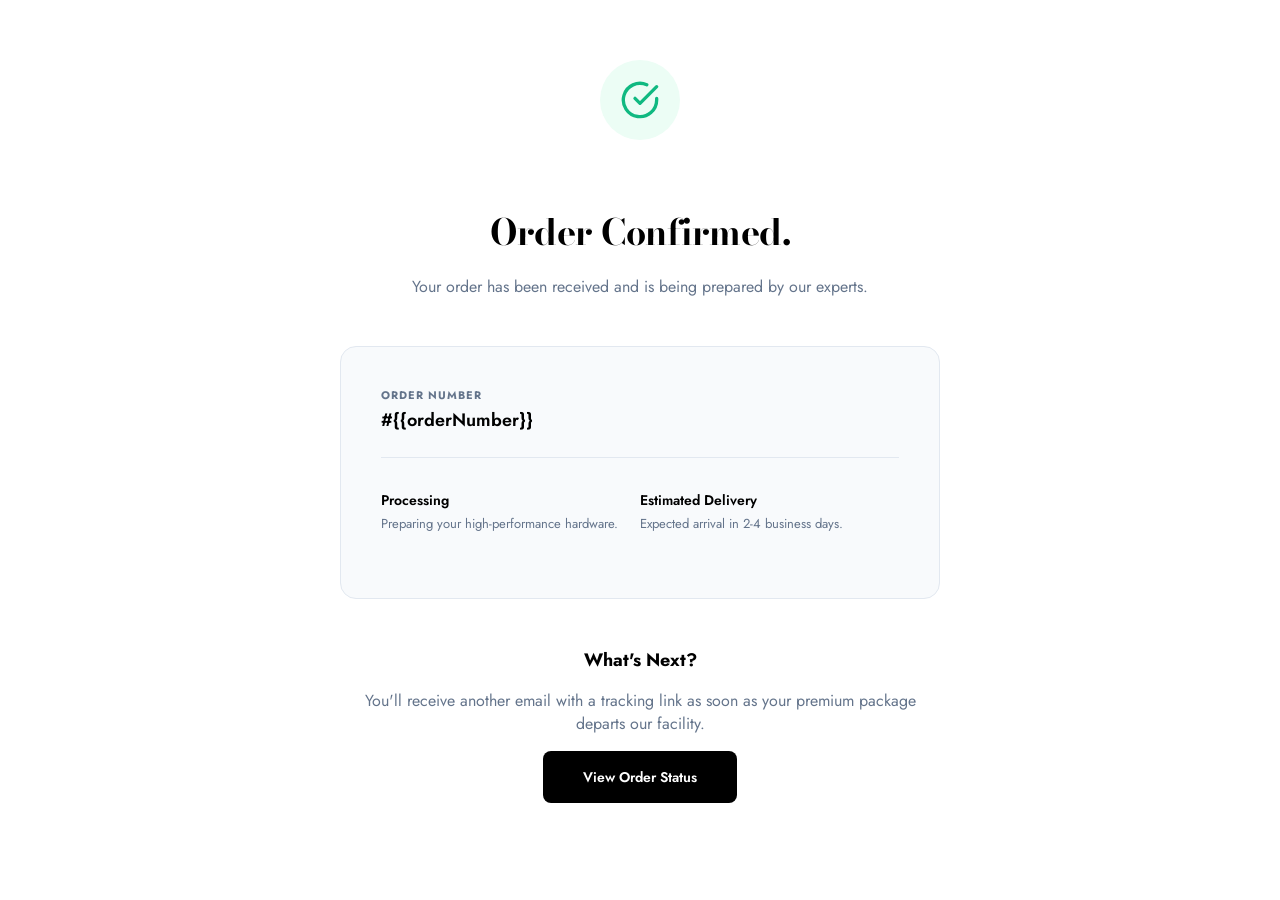
<file: backend/src/templates/emails/order-confirmation.html>
<!DOCTYPE html>
<html>
<head>
    <meta charset="utf-8">
    <meta name="viewport" content="width=device-width, initial-scale=1.0">
    <link href="https://fonts.googleapis.com/css2?family=Bodoni+Moda:wght@700&family=Jost:wght@400;600&display=swap" rel="stylesheet">
    <style>
        body {
            margin: 0;
            padding: 0;
            background-color: #ffffff;
            font-family: 'Jost', Helvetica, Arial, sans-serif;
            -webkit-font-smoothing: antialiased;
        }
        .wrapper {
            padding: 60px 20px;
        }
        .container {
            max-width: 600px;
            margin: 0 auto;
            text-align: center;
        }
        .success-icon {
            width: 80px;
            height: 80px;
            background-color: #ECFDF5;
            color: #10B981;
            border-radius: 50%;
            display: inline-flex;
            align-items: center;
            justify-content: center;
            margin-bottom: 40px;
        }
        h1 {
            font-family: 'Bodoni Moda', serif;
            font-size: 36px;
            font-weight: 700;
            color: #000000;
            margin-bottom: 12px;
            letter-spacing: -0.5px;
        }
        .subtitle {
            font-size: 16px;
            color: #64748B;
            margin-bottom: 48px;
        }
        .details-card {
            background-color: #F8FAFC;
            border: 1px solid #E2E8F0;
            border-radius: 16px;
            padding: 40px;
            text-align: left;
            margin-bottom: 48px;
        }
        .details-header {
            border-bottom: 1px solid #E2E8F0;
            padding-bottom: 24px;
            margin-bottom: 32px;
            display: flex;
            justify-content: space-between;
            align-items: center;
        }
        .label {
            font-size: 11px;
            font-weight: 700;
            color: #64748B;
            text-transform: uppercase;
            letter-spacing: 1px;
            margin-bottom: 4px;
        }
        .value {
            font-size: 18px;
            font-weight: 600;
            color: #000000;
        }
        .info-grid {
            display: table;
            width: 100%;
        }
        .info-col {
            display: table-cell;
            width: 50%;
            vertical-align: top;
        }
        .info-item {
            margin-bottom: 24px;
        }
        .info-title {
            font-size: 14px;
            font-weight: 600;
            color: #000000;
            margin-bottom: 4px;
        }
        .info-desc {
            font-size: 13px;
            color: #64748B;
            line-height: 1.5;
        }
        .btn {
            display: inline-block;
            padding: 16px 40px;
            background-color: #000000;
            color: #ffffff !important;
            text-decoration: none;
            font-weight: 600;
            font-size: 14px;
            border-radius: 8px;
            margin-bottom: 24px;
        }
        .next-steps {
            margin-top: 48px;
            color: #64748B;
        }
        .next-steps h3 {
            color: #000000;
            font-size: 18px;
            margin-bottom: 12px;
        }
    </style>
</head>
<body>
    <div class="wrapper">
        <div class="container">
            <div class="success-icon">
                <svg width="40" height="40" viewBox="0 0 24 24" fill="none" stroke="currentColor" stroke-width="2" stroke-linecap="round" stroke-linejoin="round"><path d="M22 11.08V12a10 10 0 1 1-5.93-9.14"></path><polyline points="22 4 12 14.01 9 11.01"></polyline></svg>
            </div>
            
            <h1>Order Confirmed.</h1>
            <p class="subtitle">Your order has been received and is being prepared by our experts.</p>

            <div class="details-card">
                <div class="details-header">
                    <div>
                        <div class="label">Order Number</div>
                        <div class="value">#{{orderNumber}}</div>
                    </div>
                </div>

                <div class="info-grid">
                    <div class="info-col">
                        <div class="info-item">
                            <div class="info-title">Processing</div>
                            <div class="info-desc">Preparing your high-performance hardware.</div>
                        </div>
                    </div>
                    <div class="info-col">
                        <div class="info-item">
                            <div class="info-title">Estimated Delivery</div>
                            <div class="info-desc">Expected arrival in 2-4 business days.</div>
                        </div>
                    </div>
                </div>
            </div>

            <div class="next-steps">
                <h3>What's Next?</h3>
                <p>You'll receive another email with a tracking link as soon as your premium package departs our facility.</p>
            </div>

            <a href="https://gadgetsplanethub.com/account" class="btn">View Order Status</a>
        </div>
    </div>
</body>
</html>
</file>
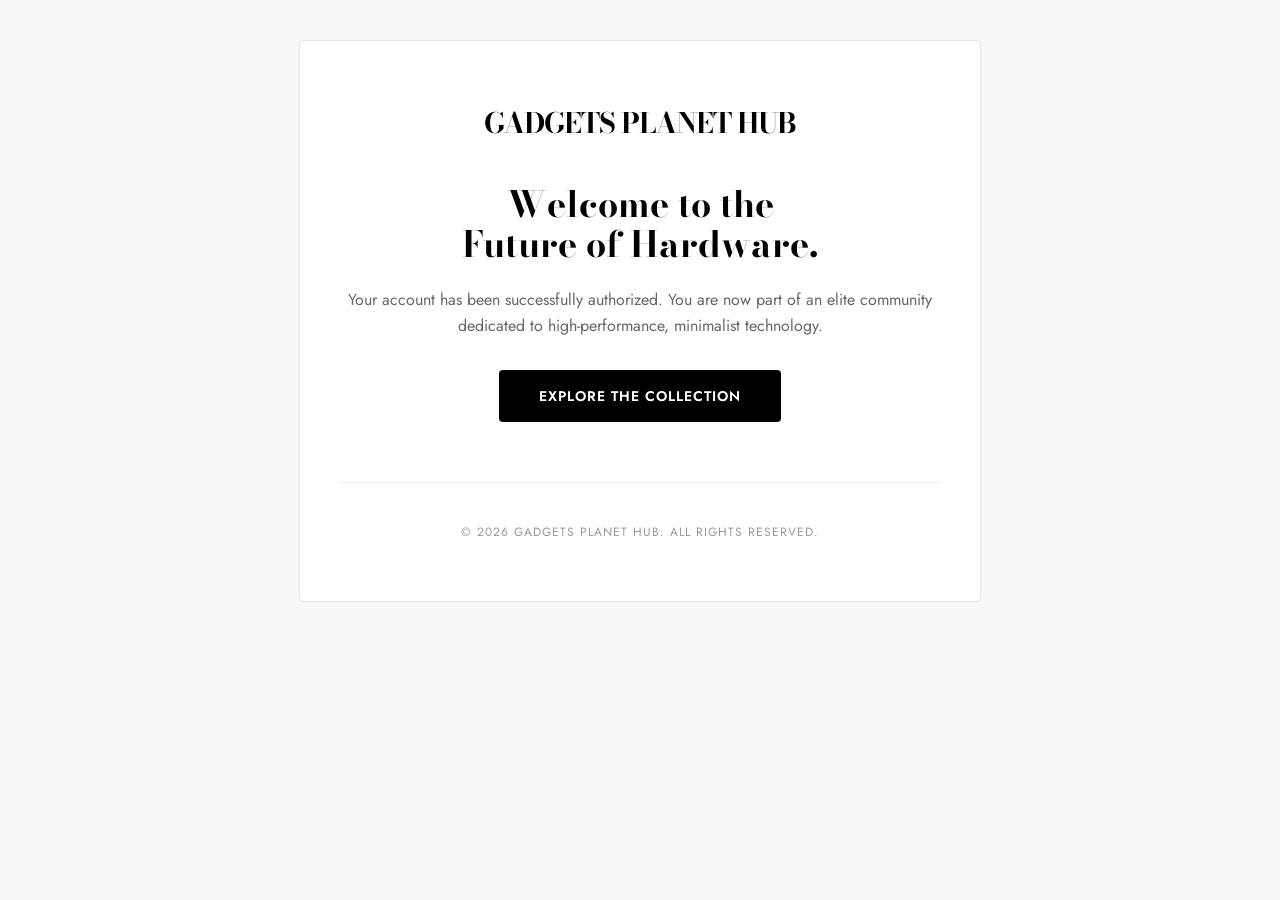
<file: backend/src/templates/emails/welcome.html>
<!DOCTYPE html>
<html>
<head>
    <meta charset="utf-8">
    <meta name="viewport" content="width=device-width, initial-scale=1.0">
    <link href="https://fonts.googleapis.com/css2?family=Bodoni+Moda:wght@700&family=Jost:wght@400;600&display=swap" rel="stylesheet">
    <style>
        body {
            margin: 0;
            padding: 0;
            background-color: #F8F8F8;
            font-family: 'Jost', Helvetica, Arial, sans-serif;
            -webkit-font-smoothing: antialiased;
        }
        .container {
            max-width: 600px;
            margin: 40px auto;
            background-color: #ffffff;
            padding: 60px 40px;
            border: 1px solid #E5E5E5;
            border-radius: 4px;
        }
        .logo {
            text-align: center;
            margin-bottom: 40px;
        }
        .logo-text {
            font-family: 'Bodoni Moda', serif;
            font-size: 28px;
            font-weight: 700;
            color: #000000;
            letter-spacing: -1px;
            text-transform: uppercase;
        }
        .content {
            text-align: center;
        }
        h1 {
            font-family: 'Bodoni Moda', serif;
            font-size: 36px;
            font-weight: 700;
            color: #000000;
            margin-bottom: 24px;
            line-height: 1.1;
        }
        p {
            font-size: 16px;
            line-height: 1.6;
            color: #666666;
            margin-bottom: 32px;
        }
        .btn {
            display: inline-block;
            padding: 16px 40px;
            background-color: #000000;
            color: #ffffff !important;
            text-decoration: none;
            font-weight: 600;
            font-size: 14px;
            text-transform: uppercase;
            letter-spacing: 1px;
            border-radius: 4px;
            transition: all 0.3s ease;
        }
        .footer {
            margin-top: 60px;
            text-align: center;
            padding-top: 40px;
            border-top: 1px solid #EEEEEE;
        }
        .footer-text {
            font-size: 12px;
            color: #999999;
            text-transform: uppercase;
            letter-spacing: 1px;
        }
    </style>
</head>
<body>
    <div class="container">
        <div class="logo">
            <div class="logo-text">Gadgets Planet Hub</div>
        </div>
        <div class="content">
            <h1>Welcome to the <br>Future of Hardware.</h1>
            <p>Your account has been successfully authorized. You are now part of an elite community dedicated to high-performance, minimalist technology.</p>
            <a href="https://gadgetsplanethub.com/shop" class="btn">Explore the Collection</a>
        </div>
        <div class="footer">
            <div class="footer-text">&copy; 2026 Gadgets Planet Hub. All rights reserved.</div>
        </div>
    </div>
</body>
</html>
</file>
